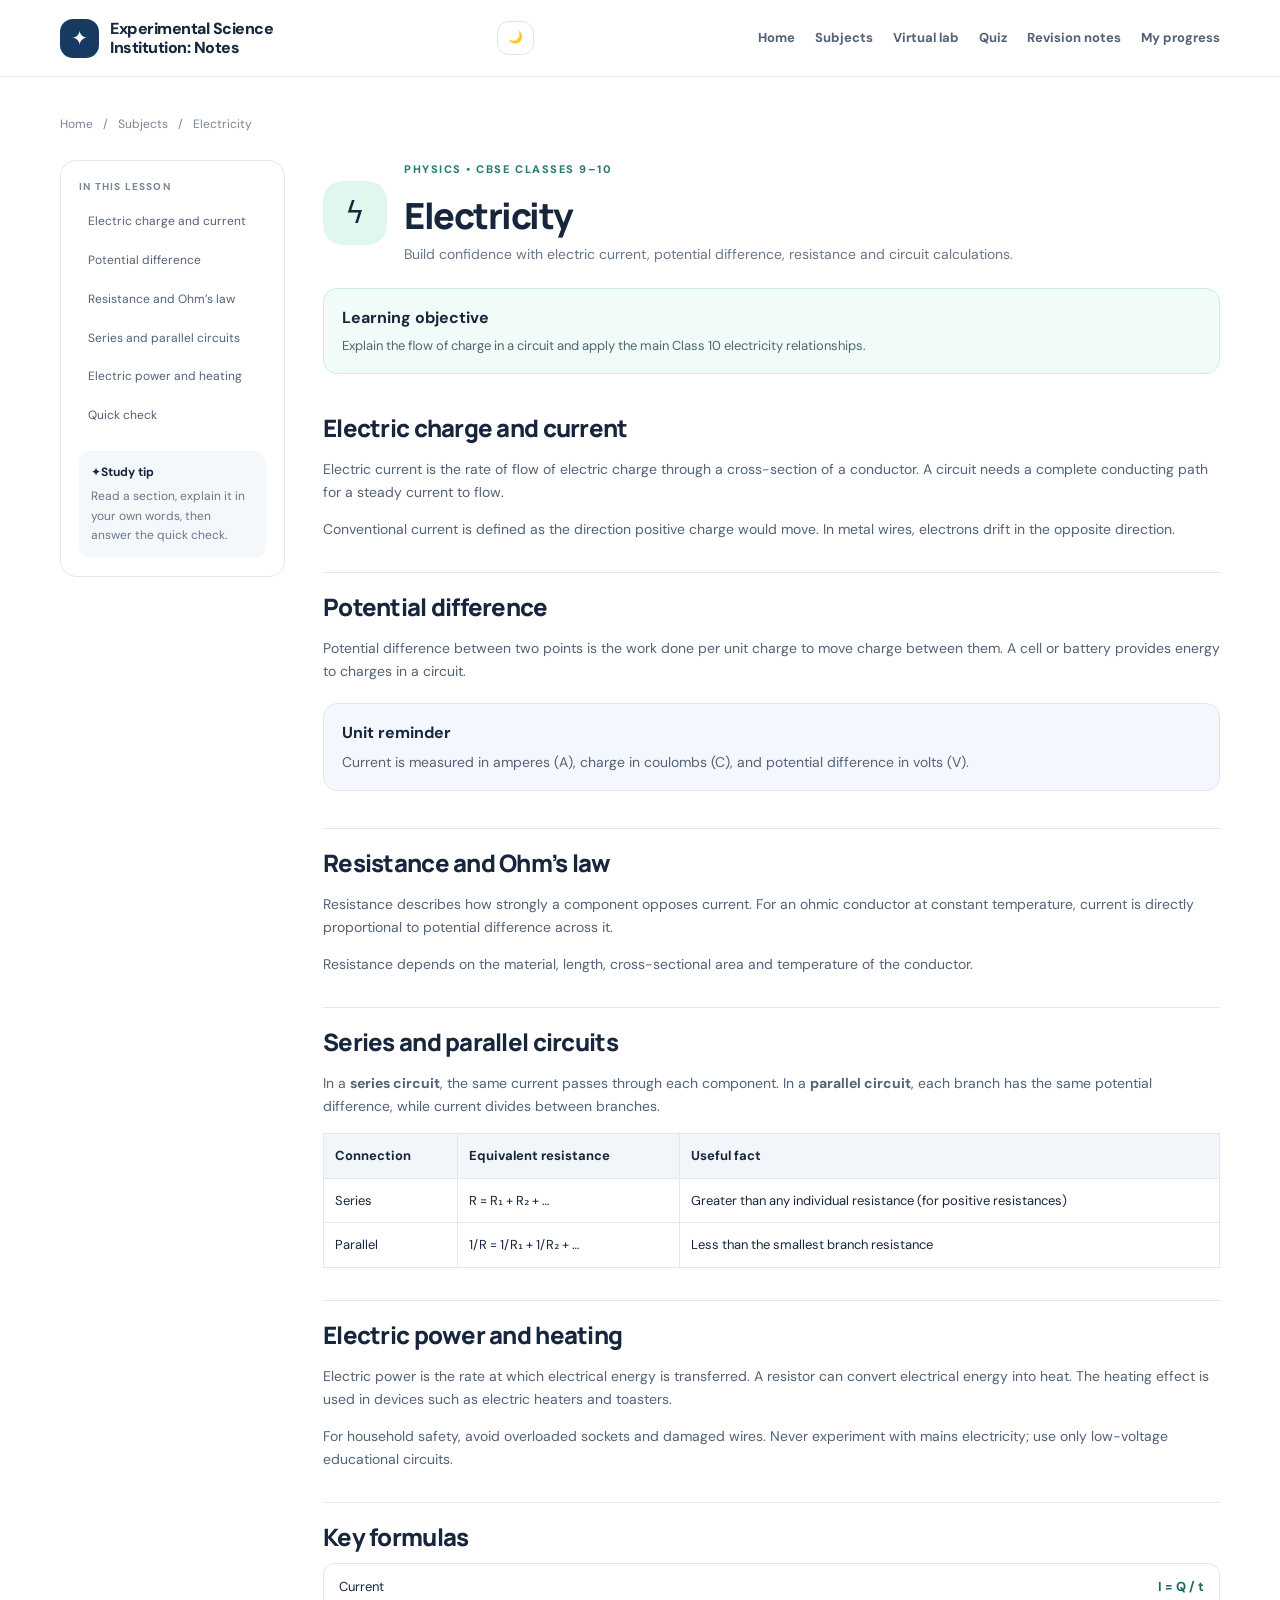
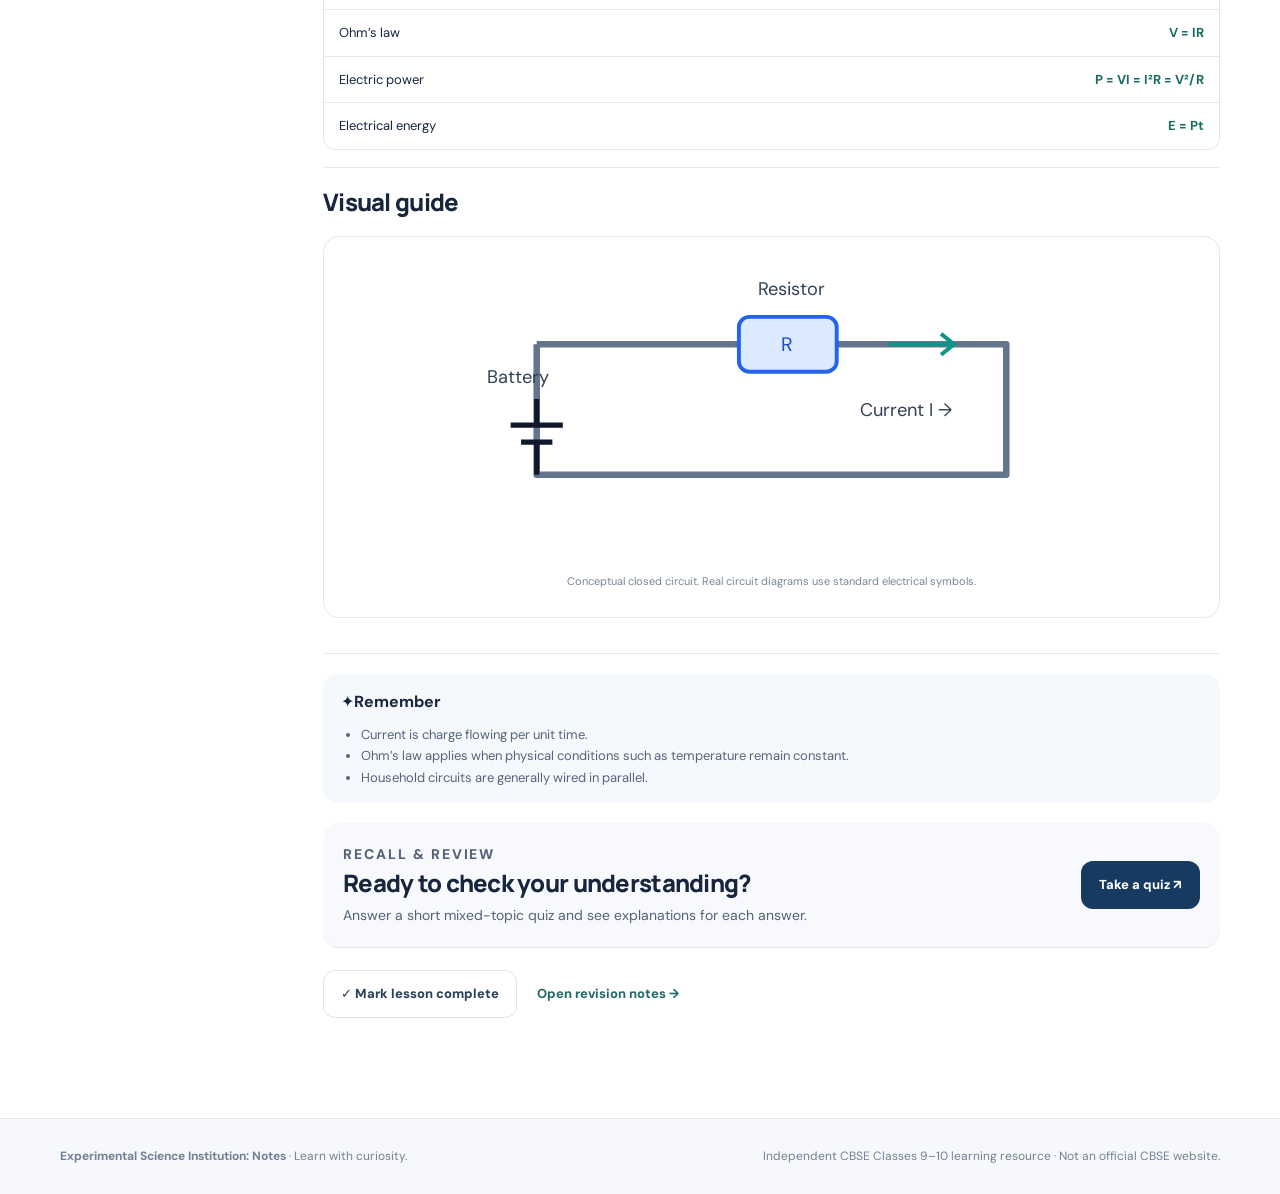
<file: electricity.html>
<!doctype html><html lang="en"><head><meta charset="utf-8"><meta name="viewport" content="width=device-width,initial-scale=1"><meta name="description" content="Build confidence with electric current, potential difference, resistance and circuit calculations."><title>Electricity | Experimental Science Institution: Notes</title><link rel="stylesheet" href="style.css"><link rel="stylesheet" href="chat-widget.css"></head><body data-page="lesson" data-subject="electricity"><div id="site-header"></div><main class="container page-main">
<div class="breadcrumbs"><a href="index.html">Home</a><span>/</span><a href="subjects.html">Subjects</a><span>/</span><span>Electricity</span></div>
<div class="lesson-layout"><aside class="lesson-sidebar"><div class="sidebar-label">IN THIS LESSON</div><nav class="lesson-nav"><a href="#charge-current">Electric charge and current</a><a href="#voltage">Potential difference</a><a href="#resistance">Resistance and Ohm’s law</a><a href="#series-parallel">Series and parallel circuits</a><a href="#power">Electric power and heating</a><a href="#quick-check">Quick check</a></nav><div class="sidebar-note"><span>✦</span><b>Study tip</b><p>Read a section, explain it in your own words, then answer the quick check.</p></div></aside>
<article class="lesson-content"><div class="lesson-hero"><div class="lesson-icon">ϟ</div><div><p class="eyebrow">PHYSICS • CBSE CLASSES 9–10</p><h1>Electricity</h1><p>Build confidence with electric current, potential difference, resistance and circuit calculations.</p></div></div>
<div class="callout"><b>Learning objective</b><p>Explain the flow of charge in a circuit and apply the main Class 10 electricity relationships.</p></div>
<section class="lesson-section" id="charge-current"><h2>Electric charge and current</h2><p>Electric current is the rate of flow of electric charge through a cross-section of a conductor. A circuit needs a complete conducting path for a steady current to flow.</p><p>Conventional current is defined as the direction positive charge would move. In metal wires, electrons drift in the opposite direction.</p></section><section class="lesson-section" id="voltage"><h2>Potential difference</h2><p>Potential difference between two points is the work done per unit charge to move charge between them. A cell or battery provides energy to charges in a circuit.</p><div class="callout soft"><b>Unit reminder</b><p>Current is measured in amperes (A), charge in coulombs (C), and potential difference in volts (V).</p></div></section><section class="lesson-section" id="resistance"><h2>Resistance and Ohm’s law</h2><p>Resistance describes how strongly a component opposes current. For an ohmic conductor at constant temperature, current is directly proportional to potential difference across it.</p><p>Resistance depends on the material, length, cross-sectional area and temperature of the conductor.</p></section><section class="lesson-section" id="series-parallel"><h2>Series and parallel circuits</h2><p>In a <strong>series circuit</strong>, the same current passes through each component. In a <strong>parallel circuit</strong>, each branch has the same potential difference, while current divides between branches.</p><table class="data-table"><thead><tr><th>Connection</th><th>Equivalent resistance</th><th>Useful fact</th></tr></thead><tbody><tr><td>Series</td><td>R = R₁ + R₂ + …</td><td>Greater than any individual resistance (for positive resistances)</td></tr><tr><td>Parallel</td><td>1/R = 1/R₁ + 1/R₂ + …</td><td>Less than the smallest branch resistance</td></tr></tbody></table></section><section class="lesson-section" id="power"><h2>Electric power and heating</h2><p>Electric power is the rate at which electrical energy is transferred. A resistor can convert electrical energy into heat. The heating effect is used in devices such as electric heaters and toasters.</p><p>For household safety, avoid overloaded sockets and damaged wires. Never experiment with mains electricity; use only low-voltage educational circuits.</p></section>
<section class="lesson-section" id="key-formulas"><h2>Key formulas</h2><div class="formula-panel"><div class="formula-row"><span>Current</span><strong>I = Q / t</strong></div><div class="formula-row"><span>Ohm’s law</span><strong>V = IR</strong></div><div class="formula-row"><span>Electric power</span><strong>P = VI = I²R = V²/R</strong></div><div class="formula-row"><span>Electrical energy</span><strong>E = Pt</strong></div></div></section>
<section class="lesson-section" id="visual-guide"><h2>Visual guide</h2><div class="diagram-card"><svg viewBox="0 0 620 230" role="img" aria-label="Simple battery, resistor and wire circuit"><path d="M130 70 H490 V170 H130 V70" fill="none" stroke="#64748b" stroke-width="5" stroke-linejoin="round"/><rect x="285" y="49" width="75" height="42" rx="8" fill="#dbeafe" stroke="#2563eb" stroke-width="3"/><text x="322" y="75" font-size="15" fill="#1d4ed8" text-anchor="middle">R</text><path d="M130 112 V132 M110 132 H150 M118 145 H142 M130 145 V170" stroke="#0f172a" stroke-width="4"/><g fill="#334155" font-size="14"><text x="92" y="100">Battery</text><text x="300" y="32">Resistor</text><text x="378" y="125">Current I →</text></g><path d="M400 70 H450" stroke="#0d9488" stroke-width="3"/><path d="M440 62 L450 70 L440 78" fill="none" stroke="#0d9488" stroke-width="3"/></svg><p class="diagram-caption">Conceptual closed circuit. Real circuit diagrams use standard electrical symbols.</p></div></section>
<section class="fact-strip"><div><span>✦</span><b>Remember</b></div><ul><li>Current is charge flowing per unit time.</li><li>Ohm’s law applies when physical conditions such as temperature remain constant.</li><li>Household circuits are generally wired in parallel.</li></ul></section>
<section class="lesson-section quick-check" id="quick-check"><div><p class="eyebrow">RECALL & REVIEW</p><h2>Ready to check your understanding?</h2><p>Answer a short mixed-topic quiz and see explanations for each answer.</p></div><a class="button primary" href="quiz.html">Take a quiz ↗</a></section>
<div class="lesson-bottom"><button class="button secondary" data-complete="electricity">✓ Mark lesson complete</button><a class="text-link" href="notes.html">Open revision notes →</a></div>
</article></div></main><div id="site-footer"></div><script src="app.js"></script></body></html>
</file>
<file: style.css>
@import url('https://fonts.googleapis.com/css2?family=DM+Sans:wght@400;500;600;700&family=Manrope:wght@400;500;600;700;800&display=swap');
:root{--ink:#17263d;--muted:#68778b;--line:#e1e8f0;--paper:#f7f9fc;--blue:#173b60;--mint:#b7f1df;--purple:#7c5ce7;--radius:20px}
body.dark{--ink:#e5e7eb;--muted:#94a3b8;--line:#334155;--paper:#0f172a;background:#0f172a;color:var(--ink);}
body.dark #site-header{background:#0f172aed;border-color:#334155;}
body.dark .subject-card,body.dark .note-card,body.dark .quiz-card,body.dark .lab-panel{background:#1e293b;border-color:#334155;}
body.dark .button.secondary{background:#1e293b;color:#e5e7eb;border-color:#334155;}
body.dark .hero-art{background:radial-gradient(circle at 50% 45%,#1e293b,#0f172a);}
/* ... existing styles ... */*{box-sizing:border-box}html{scroll-behavior:smooth}body{margin:0;background:#fff;color:var(--ink);font-family:'DM Sans',system-ui,sans-serif;line-height:1.65}a{color:inherit;text-decoration:none}button,input{font:inherit}button{cursor:pointer}.container{width:min(1160px,calc(100% - 40px));margin-inline:auto}#site-header{position:sticky;top:0;z-index:100;background:#ffffffed;backdrop-filter:blur(12px);border-bottom:1px solid #e7edf3}.site-nav{min-height:76px;display:flex;align-items:center;justify-content:space-between;gap:24px}.site-logo{display:flex;align-items:center;gap:11px;font-weight:800;letter-spacing:-.03em}.site-logo-mark{display:grid;place-items:center;width:39px;height:39px;border-radius:13px;background:var(--blue);color:#fff;font-size:20px}.site-logo span:last-child{max-width:240px;line-height:1.2}.site-links{display:flex;align-items:center;gap:20px;font-size:13px;font-weight:700;color:#526177}.site-links a:hover,.site-links a.active{color:#135b52}.nav-toggle{display:none}.hero{display:grid;grid-template-columns:1.05fr .95fr;align-items:center;gap:55px;padding-top:75px;padding-bottom:70px}.eyebrow{font-size:11px;letter-spacing:.14em;font-weight:800;color:#277c72;margin:0 0 13px}.pulse{display:inline-block;width:8px;height:8px;background:#25b99a;border-radius:50%;margin-right:8px}.hero h1,.page-intro h1{font-family:Manrope,sans-serif;letter-spacing:-.055em;line-height:1.08;font-size:clamp(36px,5vw,62px);margin:0 0 20px}.gradient-text{background:linear-gradient(90deg,#227b70,#6863d9);color:transparent;background-clip:text}.hero-lede,.page-intro>p:last-child{font-size:17px;color:var(--muted);max-width:600px}.hero-actions{display:flex;flex-wrap:wrap;gap:12px;margin:26px 0 30px}.button{display:inline-flex;align-items:center;justify-content:center;gap:10px;border:1px solid transparent;border-radius:12px;padding:12px 17px;font-weight:800;font-size:13px;transition:.18s}.button:hover{transform:translateY(-1px)}.button.primary{background:var(--blue);color:#fff}.button.secondary{border-color:#dce4ed;background:#fff;color:#29405a}.hero-stats{display:flex;gap:28px}.hero-stats div{display:flex;flex-direction:column}.hero-stats strong{font-size:18px}.hero-stats span{font-size:11px;color:var(--muted)}.hero-art{height:350px;border-radius:34px;background:radial-gradient(circle at 50% 45%,#e1f9f0,#e8edff 58%,#f6f8ff);position:relative;overflow:hidden;display:grid;place-items:center}.orbit{position:absolute;border:1px solid #8aa8c866;border-radius:50%;width:230px;height:110px}.orbit-one{transform:rotate(0)}.orbit-two{transform:rotate(60deg)}.orbit-three{transform:rotate(-60deg)}.atom-core{width:74px;height:74px;border-radius:50%;display:grid;place-items:center;background:linear-gradient(145deg,#163f66,#1c7b76);color:white;font-size:25px;box-shadow:0 12px 35px #1d52644a}.electron{position:absolute;width:13px;height:13px;border-radius:50%;background:#8067e8;box-shadow:0 0 0 7px #8067e822}.e1{top:87px;left:48%}.e2{bottom:93px;left:29%;background:#20a88b}.e3{right:25%;top:52%;background:#f3a64b}.floating-chip{position:absolute;padding:8px 13px;border:1px solid #fff;background:#ffffffd9;border-radius:12px;box-shadow:0 8px 22px #193b5714;font-size:12px;font-weight:800}.chip-top{top:35px;left:30px}.chip-bottom{bottom:34px;left:37px}.chip-right{right:25px;top:44%}.section{padding-top:48px;padding-bottom:45px}.section-heading{display:flex;align-items:end;justify-content:space-between;gap:20px;margin-bottom:24px}.section-heading h2,.feature-band h2{font:800 clamp(25px,3vw,36px)/1.2 Manrope,sans-serif;letter-spacing:-.04em;margin:0}.text-link{font-weight:800;color:#246b67;font-size:13px}.subject-grid{display:grid;grid-template-columns:repeat(3,1fr);gap:15px}.subject-card{padding:23px;border:1px solid var(--line);border-radius:20px;min-height:230px;display:flex;flex-direction:column;transition:.2s;background:#fff}.subject-card:hover{transform:translateY(-3px);box-shadow:0 14px 30px #18375410}.card-icon{width:44px;height:44px;display:grid;place-items:center;border-radius:14px;background:#e0f6ef;font-size:23px;font-weight:800;margin-bottom:17px}.electricity-card .card-icon{background:#fff2d8}.light-card .card-icon{background:#f2eaff}.sound-card .card-icon{background:#e5edff}.magnet-card .card-icon{background:#ffe7e6}.motion-card .card-icon{background:#e8f5dc}.card-kicker{font-size:10px;letter-spacing:.12em;font-weight:800;color:#7a8797}.subject-card h3{font:800 20px Manrope,sans-serif;margin:5px 0}.subject-card p{font-size:13px;color:var(--muted);margin:0 0 20px}.card-footer{margin-top:auto;display:flex;justify-content:space-between;font-size:12px;font-weight:800;color:#2d6762}.feature-band{margin-top:25px;margin-bottom:25px;background:#f1f6fa;border:1px solid #e6edf3;border-radius:28px;padding:38px;display:grid;grid-template-columns:1fr .8fr;gap:40px;align-items:center}.feature-band p{color:var(--muted)}.feature-visual{background:#fff;padding:16px;border-radius:18px;box-shadow:0 10px 30px #193b5710}.lab-window{border:1px solid var(--line);border-radius:12px;padding:14px}.window-dots{display:flex;gap:5px;align-items:center;font-size:10px;color:#728096}.window-dots i{width:7px;height:7px;border-radius:50%;background:#e4b1a5}.window-dots i:nth-child(2){background:#efce7b}.window-dots i:nth-child(3){background:#9cd5bf}.window-dots span{margin-left:10px}.mini-circuit{height:100px;display:flex;align-items:center;justify-content:center}.battery{border:2px solid #1b496a;border-radius:5px;padding:7px;color:#1b496a;font-weight:800}.wire{width:60px;height:2px;background:#28a58c}.bulb{width:40px;height:40px;border:2px solid #e8b854;background:#fff5d7;border-radius:50%;display:grid;place-items:center;color:#d6a234}.switch{font-size:14px;color:#38516b}.lab-caption{display:flex;justify-content:space-between;font-size:11px;color:#6b7b8f}.status-on{color:#16856c}.dashboard-preview{display:flex;align-items:center;gap:18px;padding:22px;border:1px solid var(--line);border-radius:18px}.dash-symbol{width:48px;height:48px;border-radius:15px;background:#e5f4ef;display:grid;place-items:center;font-size:25px}.dash-copy{flex:1}.dash-copy h3{margin:0;font-size:17px}.dash-copy p{margin:3px 0 0;font-size:13px;color:var(--muted)}#site-footer{margin-top:45px;background:#f6f8fb;border-top:1px solid var(--line)}.site-footer-inner{padding:28px 0;display:flex;justify-content:space-between;gap:20px;color:#738094;font-size:12px}.page-main{padding-top:38px;padding-bottom:55px}.page-intro{padding:26px 0 28px;max-width:780px}.page-intro h1{font-size:clamp(34px,4vw,49px)}.page-intro>p:last-child{font-size:15px}.breadcrumbs{display:flex;gap:10px;color:#7a8797;font-size:12px;margin-bottom:25px}.lesson-layout{display:grid;grid-template-columns:225px 1fr;gap:38px;align-items:start}.lesson-sidebar{position:sticky;top:100px;border:1px solid var(--line);border-radius:16px;padding:18px}.sidebar-label{font-size:10px;font-weight:800;letter-spacing:.12em;color:#7a8797;margin-bottom:10px}.lesson-nav{display:grid;gap:5px}.lesson-nav a{font-size:12px;padding:7px 9px;border-radius:8px;color:#526177}.lesson-nav a:hover{background:#edf7f4;color:#17675e}.sidebar-note{background:#f4f8fb;border-radius:12px;padding:12px;margin-top:18px;font-size:12px}.sidebar-note p{margin:4px 0 0;color:var(--muted)}.lesson-content{min-width:0}.lesson-hero{display:flex;gap:17px;align-items:center;margin-bottom:22px}.lesson-icon{width:64px;height:64px;border-radius:20px;background:#e0f6ef;display:grid;place-items:center;font-size:30px}.lesson-hero h1{font:800 36px Manrope,sans-serif;letter-spacing:-.04em;margin:0}.lesson-hero p:last-child{margin:3px 0 0;color:var(--muted);font-size:14px}.callout{border:1px solid #cceee2;background:#f1fbf7;border-radius:14px;padding:16px 18px;margin:20px 0}.callout p{margin:4px 0 0;color:#4d6870;font-size:13px}.callout.soft{background:#f5f7ff;border-color:#e1e5fa}.lesson-section{padding:17px 0;border-bottom:1px solid var(--line);scroll-margin-top:100px}.lesson-section h2{font:800 24px Manrope,sans-serif;letter-spacing:-.03em;margin:0 0 10px}.lesson-section p{color:#536276;font-size:14px}.concept-grid{display:grid;grid-template-columns:repeat(2,1fr);gap:12px}.concept-tile{background:#f6f9fc;border:1px solid var(--line);border-radius:12px;padding:14px}.concept-tile p{margin:5px 0 0;font-size:12px}.diagram-card{padding:16px;border:1px solid var(--line);border-radius:16px;margin:18px 0}.diagram-card svg{width:100%;height:auto;max-height:300px}.diagram-caption{font-size:11px!important;color:#77869a!important;text-align:center}.data-table{border-collapse:collapse;width:100%;font-size:13px;margin:15px 0}.data-table th,.data-table td{padding:11px;border:1px solid var(--line);text-align:left}.data-table th{background:#f2f6fa}.formula-panel{border:1px solid var(--line);border-radius:12px;overflow:hidden}.formula-row{display:flex;justify-content:space-between;gap:20px;padding:12px 15px;border-bottom:1px solid var(--line);font-size:13px}.formula-row:last-child{border-bottom:0}.formula-row strong{color:#176b60}.fact-strip{background:#f5f8fc;border-radius:14px;padding:15px 18px;margin:20px 0}.fact-strip ul{margin:8px 0 0;padding-left:20px;color:#566579;font-size:13px}.quick-check{display:flex;justify-content:space-between;align-items:center;gap:20px;background:#f7f9fc;border-radius:16px;padding:20px}.quick-check h2{margin-bottom:5px}.quick-check p{margin:0}.lesson-bottom{display:flex;align-items:center;gap:20px;flex-wrap:wrap;padding-top:22px}.subject-list{display:grid;grid-template-columns:repeat(2,1fr);gap:14px}.search-bar{width:100%;padding:13px 15px;border:1px solid var(--line);border-radius:12px;margin:10px 0 20px}.notes-grid{display:grid;grid-template-columns:repeat(2,1fr);gap:14px}.note-card,.lab-panel,.quiz-card,.progress-card{border:1px solid var(--line);border-radius:18px;padding:22px;background:#fff}.note-card h2{font:800 20px Manrope,sans-serif;margin:0 0 10px}.note-card p,.note-card li{font-size:13px;color:#5c6a7d}.bookmark-button{border:1px solid var(--line);border-radius:10px;background:white;padding:8px 10px;font-size:12px;font-weight:800}.bookmark-button.saved{background:#e0f6ef;border-color:#9bdec8}.quiz-toolbar{display:flex;align-items:center;gap:18px;margin-bottom:20px}.quiz-count{font-size:11px;font-weight:800;letter-spacing:.08em;color:#63758a;white-space:nowrap}.progress-track{height:7px;background:#e9eef4;border-radius:10px;overflow:hidden;flex:1}.progress-track span{display:block;height:100%;background:#2aa88d;width:10%;transition:width .2s}.quiz-card{max-width:780px;margin:0 auto;padding:30px}.question-meta{display:flex;justify-content:space-between;color:#718096;font-size:11px;font-weight:800}.quiz-card h2{font:800 24px Manrope,sans-serif;line-height:1.35}.answer-options{display:grid;gap:10px}.answer-option{padding:13px 15px;border:1px solid var(--line);border-radius:12px;background:#fff;text-align:left;font-size:14px}.answer-option:hover:not(:disabled){border-color:#8bcfbd;background:#f4fbf8}.answer-option.correct{border-color:#32a779;background:#ecfbf3}.answer-option.incorrect{border-color:#e89c9c;background:#fff3f2}.answer-feedback{padding:13px;background:#f2f8f6;border-radius:12px;font-size:13px;margin-top:14px}.quiz-controls{display:flex;align-items:center;justify-content:space-between;gap:12px;flex-wrap:wrap;margin-top:20px}.quiz-result{max-width:780px;margin:20px auto;padding:35px;text-align:center;background:#f5f9fc;border-radius:20px}.result-icon{font-size:36px}.lab-grid{display:grid;grid-template-columns:repeat(2,1fr);gap:16px}.panel-heading{display:flex;gap:13px;align-items:start}.panel-heading h2{font:800 20px Manrope,sans-serif;margin:0}.panel-heading p{font-size:12px;color:var(--muted);margin:4px 0 0}.lab-badge{display:grid;place-items:center;width:35px;height:35px;border-radius:11px;background:#dff5ec;color:#126257;font-weight:800}.lab-badge.purple{background:#eee8ff;color:#6951c5}.control-row{margin:18px 0}.control-row label{display:flex;justify-content:space-between;font-size:13px;gap:10px}.control-row input{width:100%;accent-color:#218a7b}.circuit-stage,.wave-stage{background:#f7f9fc;border-radius:13px;padding:10px}.circuit-stage svg,.wave-stage svg{width:100%;height:auto}.result-grid{display:grid;grid-template-columns:repeat(2,1fr);gap:10px;margin-top:14px}.result-grid>div{background:#f1f7f6;padding:13px;border-radius:12px}.result-grid span{display:block;font-size:11px;color:#667789}.result-grid strong{font-size:19px}.tiny-note{font-size:11px;color:#77869a}.progress-stats{display:grid;grid-template-columns:repeat(3,1fr);gap:12px}.progress-stat{border:1px solid var(--line);border-radius:16px;padding:18px}.progress-stat span{display:block;font-size:12px;color:var(--muted)}.progress-stat strong{font-size:28px}.progress-lessons{display:grid;gap:10px}.progress-lesson{display:flex;align-items:center;gap:12px;padding:14px;border:1px solid var(--line);border-radius:12px}.progress-lesson span{flex:1}.progress-lesson a{font-size:12px;font-weight:800;color:#1d6d63}.tiny-note{line-height:1.5}.empty-state{padding:18px;background:#f7f9fc;border-radius:12px;color:var(--muted);font-size:13px}
@media(max-width:850px){.site-links{gap:11px}.site-links a{font-size:11px}.hero{gap:25px}.lesson-layout{grid-template-columns:1fr}.lesson-sidebar{position:static}.lesson-nav{grid-template-columns:repeat(2,1fr)}.lab-grid{grid-template-columns:1fr}}
@media(max-width:650px){.container{width:min(100% - 28px,1160px)}.site-nav{min-height:66px}.site-links{display:none;position:absolute;top:65px;left:0;right:0;background:white;padding:18px;box-shadow:0 12px 22px #17263d15;flex-direction:column;align-items:stretch}.site-links.open{display:flex}.site-links a{font-size:14px;padding:7px}.nav-toggle{display:block;border:1px solid var(--line);background:white;border-radius:10px;padding:8px 11px}.site-logo span:last-child{font-size:13px;max-width:210px}.hero{grid-template-columns:1fr;padding-top:40px;gap:25px}.hero-art{height:275px}.subject-grid{grid-template-columns:1fr 1fr}.subject-card{padding:17px;min-height:220px}.feature-band{grid-template-columns:1fr;padding:24px;gap:20px}.section{padding-top:32px;padding-bottom:30px}.section-heading{align-items:start}.section-heading h2{font-size:27px}.dashboard-preview{align-items:flex-start;flex-wrap:wrap}.dash-copy{min-width:60%}.site-footer-inner{flex-direction:column;gap:5px}.notes-grid,.subject-list{grid-template-columns:1fr}.lesson-hero h1{font-size:29px}.quick-check{align-items:flex-start;flex-direction:column}.quiz-card{padding:20px}.progress-stats{grid-template-columns:1fr}.formula-row{flex-direction:column;gap:2px}}
.search-wrap{display:flex;align-items:center;gap:10px;border:1px solid var(--line);border-radius:13px;padding:0 14px;margin-bottom:20px}.search-wrap input{flex:1;min-width:0;border:0;outline:0;padding:14px 0}.search-wrap kbd{font-size:10px;color:#7c899b;letter-spacing:.08em}.progress-summary{display:grid;grid-template-columns:1.4fr 1fr 1fr;gap:13px}.progress-big{border:1px solid var(--line);border-radius:16px;padding:20px}.progress-big>span{font-size:10px;letter-spacing:.1em;font-weight:800;color:#6d7a8d}.progress-big>strong{display:block;font-size:40px;line-height:1.2}.progress-big p,.progress-stat p{margin:3px 0 14px;color:var(--muted);font-size:12px}.progress-section{padding-top:35px;padding-bottom:20px}.history-list{display:grid;gap:9px}.subject-card[hidden],.note-card[hidden]{display:none!important}@media(max-width:650px){.progress-summary{grid-template-columns:1fr}.search-wrap kbd{display:none}}
</file>
<file: chat-widget.css>
/*  ESI Study Circle — compact, accessible floating community widget */
#esi-chat-root{font-family:Inter,ui-sans-serif,system-ui,-apple-system,BlinkMacSystemFont,"Segoe UI",sans-serif;color:#172033;z-index:9999;position:fixed;right:22px;bottom:22px}
#esi-chat-root *{box-sizing:border-box}
#esi-chat-root button,#esi-chat-root input{font-family:inherit}
#esi-chat-root button:focus-visible,#esi-chat-root input:focus-visible,#esi-chat-root [role="button"]:focus-visible{outline:2px solid #2f7fd1;outline-offset:2px}
.esi-launcher{display:flex;align-items:center;gap:10px;border:0;border-radius:999px;padding:12px 17px;background:#142b4a;color:#fff;box-shadow:0 10px 35px #0c203b35;cursor:pointer;font-weight:700;font-size:14px}
.esi-launcher .esi-launch-icon{width:30px;height:30px;border-radius:50%;display:grid;place-items:center;background:#b7f1df;color:#123b3a;font-size:17px}.esi-launcher:hover{transform:translateY(-1px)}
.esi-panel{position:absolute;right:0;bottom:58px;width:min(365px,calc(100vw - 28px));height:min(535px,calc(100dvh - 105px));min-height:340px;background:#fff;border:1px solid #dfe6ee;border-radius:20px;box-shadow:0 20px 70px #10243d30;overflow:hidden;display:none;flex-direction:column}.esi-panel.esi-open{display:flex;z-index:2}
.esi-head{padding:15px 16px;background:#f4f8fb;border-bottom:1px solid #e5ebf1;display:flex;align-items:center;justify-content:space-between;gap:10px}.esi-brand{display:flex;align-items:center;gap:10px}.esi-brand-mark{width:37px;height:37px;border-radius:12px;background:#d9f5ed;color:#135b52;display:grid;place-items:center;font-size:19px}.esi-brand strong{display:block;font-size:14px}.esi-brand small{display:block;font-size:11px;color:#697789;margin-top:3px}.esi-close{border:0;background:transparent;color:#667085;font-size:23px;cursor:pointer;padding:2px 6px}.esi-body{padding:15px;overflow:auto;flex:1;background:#fff}.esi-muted{font-size:12px;color:#667085;line-height:1.5}.esi-field{display:block;width:100%;padding:11px 12px;border:1px solid #d7e0e9;border-radius:10px;margin:8px 0;font:inherit;font-size:13px;background:#fff;color:#172033}.esi-btn{border:0;border-radius:10px;padding:10px 13px;font-weight:700;font-size:13px;cursor:pointer;background:#173b60;color:#fff}.esi-btn:disabled{opacity:.5;cursor:not-allowed}.esi-btn.esi-light{background:#edf3f8;color:#24425f}.esi-actions{display:flex;gap:8px;flex-wrap:wrap;margin-top:10px}.esi-error{font-size:12px;color:#b42318;margin:8px 0}.esi-success{font-size:12px;color:#087443;margin:8px 0}
.esi-user{width:100%;display:flex;align-items:center;gap:10px;text-align:left;padding:10px;border:0;border-radius:12px;background:#fff;cursor:pointer;color:inherit;font:inherit}
.esi-user:hover{background:#f2f7fa}.esi-avatar{width:36px;height:36px;flex:0 0 36px;border-radius:50%;display:grid;place-items:center;background:#e0edff;color:#214d83;font-weight:800}.esi-user-name{font-size:13px;font-weight:700;display:block}.esi-user-sub{font-size:11px;color:#718096;display:block;margin-top:3px}.esi-toolbar{display:flex;gap:8px;align-items:center;margin-bottom:10px}.esi-toolbar .esi-field{margin:0;flex:1}.esi-message-list{display:flex;flex-direction:column;gap:8px;padding:5px 0 12px}.esi-bubble{max-width:86%;padding:9px 11px;border-radius:13px;font-size:13px;line-height:1.45;overflow-wrap:anywhere}.esi-bubble.esi-mine{align-self:flex-end;background:#dff5ec;border-bottom-right-radius:4px}.esi-bubble.esi-theirs{align-self:flex-start;background:#f0f3f7;border-bottom-left-radius:4px}.esi-time{display:block;font-size:10px;color:#667085;margin-top:4px}.esi-compose{display:flex;gap:7px;padding:10px;border-top:1px solid #e7edf3;background:#fff}.esi-compose .esi-field{margin:0;min-width:0;flex:1}.esi-compose button{flex:0 0 auto}.esi-back{border:0;background:transparent;color:#214d83;font-weight:700;padding:0;cursor:pointer}.esi-topline{display:flex;align-items:center;gap:10px;margin-bottom:10px}.esi-note{background:#f4f8fb;border-radius:10px;padding:10px;margin:10px 0}.esi-optin{display:flex;gap:8px;align-items:flex-start;font-size:12px;color:#4b5565;line-height:1.45;margin:10px 0}.esi-optin input{margin-top:2px}.esi-foot{border-top:1px solid #edf1f5;padding:9px 14px;color:#7a8594;font-size:10px;background:#fff}
/* Incoming request row (was an inline light-green background that broke dark mode) */
.esi-incoming{background:#f0fdf4}
@media(max-width:480px){#esi-chat-root{right:12px;bottom:12px}.esi-panel{right:-2px;bottom:58px;width:calc(100vw - 24px);height:min(570px,calc(100dvh - 90px))}.esi-launcher{padding:10px 13px}}
/* Full-screen on mobile for better phone layout */
@media(max-width:640px){
  .esi-panel.esi-open{position:fixed;top:0;left:0;right:0;bottom:0;width:100%;height:100%;max-height:100%;border-radius:0;min-height:100%;}
  #esi-chat-root{right:12px;bottom:12px;}
  /* The launcher used to sit on top of the full-screen panel and cover the Send button */
  #esi-chat-root:has(.esi-panel.esi-open) .esi-launcher{display:none}
  /* 16px stops iOS from zooming the page when an input is focused */
  .esi-field{font-size:16px}
}

/* Dark mode */
#esi-chat-root.esi-dark{color:#e5e7eb;}
#esi-chat-root.esi-dark .esi-panel{background:#1e293b;border-color:#334155;}
#esi-chat-root.esi-dark .esi-head{background:#0f172a;border-color:#334155;}
#esi-chat-root.esi-dark .esi-brand small{color:#94a3b8;}
#esi-chat-root.esi-dark .esi-body{background:#1e293b;}
#esi-chat-root.esi-dark .esi-muted{color:#94a3b8;}
#esi-chat-root.esi-dark .esi-field{background:#0f172a;border-color:#334155;color:#e5e7eb;}
#esi-chat-root.esi-dark .esi-btn{background:#334155;}
#esi-chat-root.esi-dark .esi-btn.esi-light{background:#1e293b;color:#e5e7eb;}
#esi-chat-root.esi-dark .esi-btn.esi-danger{background:#3b1d1d;color:#fca5a5;}
#esi-chat-root.esi-dark .esi-user{background:#1e293b;color:#e5e7eb;}
#esi-chat-root.esi-dark .esi-user:hover{background:#334155;}
#esi-chat-root.esi-dark .esi-user-sub{color:#94a3b8;}
#esi-chat-root.esi-dark .esi-incoming{background:#12372e;}
#esi-chat-root.esi-dark .esi-bubble.esi-mine{background:#065f46;}
#esi-chat-root.esi-dark .esi-bubble.esi-theirs{background:#334155;}
#esi-chat-root.esi-dark .esi-time{color:#94a3b8;}
#esi-chat-root.esi-dark .esi-compose{background:#0f172a;border-color:#334155;}
#esi-chat-root.esi-dark .esi-note{background:#0f172a;}
#esi-chat-root.esi-dark .esi-foot{background:#0f172a;border-color:#334155;color:#94a3b8;}
#esi-chat-root.esi-dark .esi-close{color:#94a3b8;}
#esi-chat-root.esi-dark .esi-back{color:#7cb7ff;}
#esi-chat-root.esi-dark .esi-optin{color:#cbd5e1;}
#esi-chat-root.esi-dark .esi-tabs{background:#0f172a;}
#esi-chat-root.esi-dark .esi-tab{color:#94a3b8;}
#esi-chat-root.esi-dark .esi-tab.esi-active{background:#334155;color:#fff;}
#esi-chat-root.esi-dark .esi-picklist{border-color:#334155;}
#esi-chat-root.esi-dark .esi-pick:hover{background:#334155;}
#esi-chat-root.esi-dark .esi-section-title{color:#94a3b8;}
#esi-chat-root.esi-dark .esi-tag{background:#12372e;color:#7ee2c4;}
#esi-chat-root.esi-dark .esi-x:hover{background:#3b1d1d;}
#esi-chat-root.esi-dark .esi-typing{color:#94a3b8;}
#esi-chat-root.esi-dark .esi-user.esi-has-unread .esi-user-sub{color:#fca5a5;}
#esi-chat-root.esi-dark .esi-unread-divider{color:#fca5a5;}
#esi-chat-root.esi-dark .esi-request-btn{background:#0f172a;border-color:#334155;color:#e5e7eb;}
#esi-chat-root.esi-dark .esi-request-btn.accept{background:#12372e;color:#7ee2c4;}
#esi-chat-root.esi-dark .esi-request-btn.deny{background:#3b1d1d;color:#fca5a5;}
#esi-chat-root.esi-dark .esi-bubble-actions{background:#0f172a;}
#esi-chat-root.esi-dark .esi-bubble-actions button{color:#e5e7eb;}
#esi-chat-root.esi-dark .esi-bubble.esi-mine .esi-quote{background:#047857;}

/* Load earlier button */
.esi-load-earlier{display:block;width:100%;padding:8px;margin:4px 0;border:1px dashed #d7e0e9;border-radius:8px;background:transparent;color:#667085;font-size:12px;cursor:pointer;text-align:center;}
.esi-load-earlier:hover{background:#f4f8fb;}
#esi-chat-root.esi-dark .esi-load-earlier{border-color:#334155;color:#94a3b8;}
#esi-chat-root.esi-dark .esi-load-earlier:hover{background:#0f172a;}

/* Message actions: shown on hover (desktop) or after tapping a message (touch).
   They now float above the bubble instead of covering its text. */
.esi-bubble{position:relative;}
.esi-bubble-actions{position:absolute;top:-13px;right:6px;display:none;gap:4px;padding:2px;background:#fff;border-radius:8px;box-shadow:0 2px 8px #10243d30;z-index:2;}
.esi-bubble:hover .esi-bubble-actions,.esi-bubble.esi-show-actions .esi-bubble-actions,.esi-bubble:focus-within .esi-bubble-actions{display:flex;}
.esi-bubble-actions button{border:0;background:rgba(0,0,0,0.08);border-radius:4px;padding:3px 6px;font-size:12px;cursor:pointer;color:inherit;}

/* Quote / reply preview */
.esi-quote{border-left:3px solid #173b60;padding:4px 8px;margin-bottom:4px;font-size:11px;background:#f0f3f7;border-radius:4px;opacity:.85;}
.esi-bubble.esi-mine .esi-quote{background:#c6f0e0;}
#esi-chat-root.esi-dark .esi-quote{background:#334155;border-color:#94a3b8;}

/* Read ticks */
.esi-ticks{font-size:10px;margin-left:4px;opacity:.7;}
.esi-ticks.read{color:#14b8a6;}

/* Online status */
.esi-online{width:8px;height:8px;border-radius:50%;background:#22c55e;display:inline-block;margin-left:4px;box-shadow:0 0 0 2px #fff;}
#esi-chat-root.esi-dark .esi-online{box-shadow:0 0 0 2px #1e293b;}

/* Reactions */
.esi-reactions{display:flex;gap:4px;flex-wrap:wrap;margin-top:4px;}
.esi-reactions:empty{display:none;}
.esi-reaction{font-size:12px;padding:2px 6px;border-radius:10px;background:#edf3f8;cursor:pointer;}
.esi-reaction.mine{background:#d9f5ed;}
#esi-chat-root.esi-dark .esi-reaction{background:#334155;}
#esi-chat-root.esi-dark .esi-reaction.mine{background:#12372e;}

/* Request buttons */
.esi-request-btn{font-size:11px;padding:4px 8px;border-radius:6px;border:1px solid #d7e0e9;background:#fff;color:#24425f;cursor:pointer;white-space:nowrap;}
.esi-request-btn:disabled{opacity:.6;cursor:not-allowed}
.esi-request-btn.accept{background:#d9f5ed;color:#135b52;}
.esi-request-btn.deny{background:#fdecea;color:#b42318;}

/* Dark mode toggle */
.esi-theme-toggle{border:0;background:transparent;color:#667085;font-size:16px;cursor:pointer;padding:2px 6px;}

/* Mute indicator */
.esi-muted-badge{font-size:10px;color:#b42318;margin-left:4px;}

@media(prefers-reduced-motion:no-preference){.esi-panel{animation:esi-rise .16s ease-out}@keyframes esi-rise{from{transform:translateY(6px);opacity:.7}to{transform:translateY(0);opacity:1}}}
/* Unread badges, typing indicator, smart scrolling */
.esi-launch-badge{min-width:20px;height:20px;padding:0 6px;border-radius:10px;background:#e5484d;color:#fff;font-size:11px;font-weight:800;display:grid;place-items:center}
.esi-badge{display:inline-grid;place-items:center;min-width:18px;height:18px;padding:0 6px;margin-left:6px;border-radius:9px;background:#e5484d;color:#fff;font-size:10px;font-weight:800;vertical-align:1px}
.esi-user.esi-has-unread .esi-user-sub{color:#b42318;font-weight:600}
.esi-body.esi-chat{display:flex;flex-direction:column;overflow:hidden}
.esi-body.esi-chat>*{flex:0 0 auto}
.esi-body.esi-chat>.esi-listwrap{flex:1 1 auto;min-height:0}
.esi-listwrap{position:relative;display:flex}
.esi-listwrap .esi-message-list{flex:1;min-height:0;overflow-y:auto;padding-top:16px}
.esi-typing{min-height:18px;padding:2px 2px 4px;font-size:11px;font-style:italic;color:#667085}
.esi-unread-divider{display:flex;align-items:center;gap:8px;margin:4px 0;font-size:11px;font-weight:700;color:#b42318}
.esi-unread-divider::before,.esi-unread-divider::after{content:"";flex:1;height:1px;background:#f1b8b3}
.esi-jump{position:absolute;left:50%;bottom:8px;transform:translateX(-50%);border:0;border-radius:999px;padding:6px 12px;font:inherit;font-size:11px;font-weight:700;background:#173b60;color:#fff;box-shadow:0 6px 18px #10243d40;cursor:pointer}
.esi-jump[hidden]{display:none}
/* Groups: tabs, group avatars, sender names, info panel, member picker */
.esi-badge[hidden]{display:none}
.esi-tabs{display:flex;gap:6px;margin-bottom:10px;padding:3px;background:#edf3f8;border-radius:12px}
.esi-tab{flex:1;display:flex;align-items:center;justify-content:center;gap:4px;border:0;border-radius:9px;padding:8px 10px;background:transparent;color:#4b5f76;font:inherit;font-size:13px;font-weight:700;cursor:pointer}
.esi-tab.esi-active{background:#fff;color:#173b60;box-shadow:0 1px 4px #10243d1f}
.esi-gavatar{border-radius:12px}
.esi-avatar.esi-sm{width:28px;height:28px;flex:0 0 28px;font-size:12px}
.esi-avatar.esi-lg{width:52px;height:52px;flex:0 0 52px;font-size:22px;border-radius:16px}
.esi-info{margin-left:auto;font-size:19px;line-height:1;padding:4px 6px}
.esi-sender{display:block;font-size:11px;font-weight:800;margin-bottom:2px}
.esi-ginfo-head{display:flex;align-items:center;gap:12px;margin:4px 0 8px}
.esi-section-title{margin:14px 0 6px;font-size:11px;font-weight:800;letter-spacing:.04em;text-transform:uppercase;color:#667085}
.esi-roster-row{display:flex;align-items:center;gap:10px;padding:6px 2px;font-size:13px}
.esi-roster-name{flex:1;min-width:0;overflow-wrap:anywhere}
.esi-tag{font-size:10px;font-weight:800;color:#135b52;background:#d9f5ed;border-radius:999px;padding:2px 8px}
.esi-x{border:0;background:transparent;color:#b42318;font-size:14px;cursor:pointer;padding:4px 6px;border-radius:8px}
.esi-x:hover{background:#fdecea}
.esi-picklist{max-height:170px;overflow-y:auto;border:1px solid #e3eaf1;border-radius:10px;padding:4px;margin:6px 0 10px}
.esi-pick{display:flex;align-items:center;gap:10px;padding:6px 8px;border-radius:8px;font-size:13px;cursor:pointer}
.esi-pick:hover{background:#f2f7fa}
.esi-pick input{margin:0}
.esi-btn.esi-danger{background:#fdecea;color:#b42318}

/* Custom in-panel dialogs (replace native prompt/confirm) */
.esi-dialog-overlay{position:absolute;inset:0;background:rgba(16,36,61,.45);display:flex;align-items:center;justify-content:center;z-index:20;border-radius:inherit;}
.esi-dialog{background:#fff;border:1px solid #dfe6ee;border-radius:16px;padding:18px 18px 14px;width:min(300px,92%);box-shadow:0 12px 40px #10243d40;max-height:80%;overflow:auto;}
.esi-dialog-title{font-weight:800;font-size:15px;margin-bottom:8px;color:#172033;}
.esi-dialog-msg{font-size:13px;color:#667085;line-height:1.45;margin-bottom:12px;}
.esi-dialog .esi-field{margin:0 0 12px;}
.esi-dialog-actions{display:flex;gap:8px;justify-content:flex-end;}
#esi-chat-root.esi-dark .esi-dialog{background:#1e293b;border-color:#334155;color:#e5e7eb;}
#esi-chat-root.esi-dark .esi-dialog-title{color:#e5e7eb;}
#esi-chat-root.esi-dark .esi-dialog-msg{color:#94a3b8;}
#esi-chat-root.esi-dark .esi-dialog-overlay{background:rgba(0,0,0,.55);}
</file>
